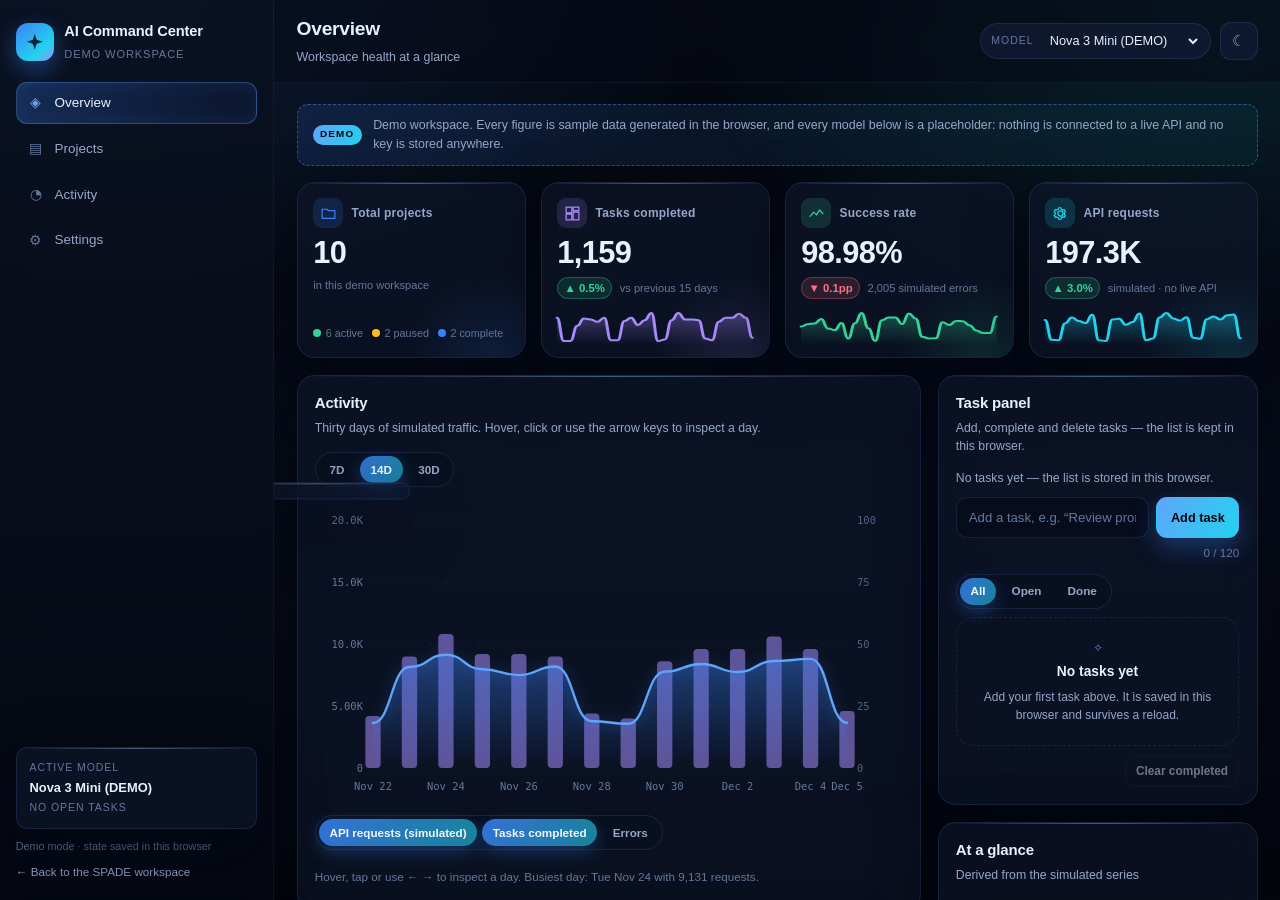
<file: static/command-center.html>
<!DOCTYPE html>
<html lang="en" data-theme="dark" data-motion="full">
<head>
<meta charset="utf-8" />
<meta name="viewport" content="width=device-width, initial-scale=1" />
<title>AI Command Center — demo workspace</title>
<meta name="description" content="Demo command centre for AI project telemetry, tasks and model routing. Sample data only, no live API." />
<meta name="color-scheme" content="dark light" />
<link rel="stylesheet" href="/static/css/command-center.css" />
<link rel="icon" href="data:image/svg+xml,%3Csvg xmlns='http://www.w3.org/2000/svg' viewBox='0 0 32 32'%3E%3Crect width='32' height='32' rx='8' fill='%23060b16'/%3E%3Cpath d='M16 6l3.2 6.8L26 16l-6.8 3.2L16 26l-3.2-6.8L6 16l6.8-3.2z' fill='%233b82f6'/%3E%3C/svg%3E" />
<script>
  // Apply the stored theme before first paint so there is no flash of the wrong
  // palette. Read-only: the module in main.js owns the state afterwards.
  (function () {
    try {
      var prefs = JSON.parse(localStorage.getItem('cc.preferences.v1') || '{}');
      var theme = prefs.theme === 'system'
        ? (window.matchMedia && window.matchMedia('(prefers-color-scheme: light)').matches ? 'light' : 'dark')
        : prefs.theme;
      if (theme === 'light' || theme === 'dark') document.documentElement.dataset.theme = theme;
      if (prefs.motion === 'reduced') document.documentElement.dataset.motion = 'reduced';
    } catch (error) {
      /* storage unavailable: keep the dark default */
    }
  })();
</script>
</head>
<body>

<div class="cc-app">
  <div class="cc-scrim" id="cc-scrim" hidden></div>

  <aside class="cc-sidebar" id="cc-sidebar" aria-label="Sections">
    <div class="cc-brand">
      <span class="cc-brand-mark" aria-hidden="true"></span>
      <div>
        <strong>AI Command Center</strong>
        <small>Demo workspace</small>
      </div>
    </div>

    <nav class="cc-nav" id="cc-nav" aria-label="Main">
      <a class="cc-nav-item" href="#/overview" data-view="overview">
        <span class="cc-nav-ico" aria-hidden="true">◈</span>
        <span class="cc-nav-text">Overview</span>
      </a>
      <a class="cc-nav-item" href="#/projects" data-view="projects">
        <span class="cc-nav-ico" aria-hidden="true">▤</span>
        <span class="cc-nav-text">Projects</span>
      </a>
      <a class="cc-nav-item" href="#/activity" data-view="activity">
        <span class="cc-nav-ico" aria-hidden="true">◔</span>
        <span class="cc-nav-text">Activity</span>
      </a>
      <a class="cc-nav-item" href="#/settings" data-view="settings">
        <span class="cc-nav-ico" aria-hidden="true">⚙</span>
        <span class="cc-nav-text">Settings</span>
      </a>
    </nav>

    <div class="cc-sidebar-foot">
      <div class="cc-side-card glass">
        <span class="cc-side-label">Active model</span>
        <strong id="cc-active-model">Nova 3 Mini (DEMO)</strong>
        <span class="cc-side-label" id="cc-side-tasks">no open tasks</span>
      </div>
      <p class="cc-side-note" id="cc-storage-note">Demo mode · state saved in this browser</p>
      <a class="cc-side-link" href="/">← Back to the SPADE workspace</a>
    </div>
  </aside>

  <main class="cc-main">
    <header class="cc-topbar">
      <button class="cc-icon-btn cc-burger" id="cc-burger" type="button" aria-label="Toggle navigation" aria-expanded="false" aria-controls="cc-sidebar">☰</button>
      <div class="cc-titles">
        <h1 id="cc-view-title">Overview</h1>
        <p id="cc-view-sub" class="cc-muted">Workspace health at a glance</p>
      </div>
      <div class="cc-topbar-actions">
        <label class="cc-model-picker" for="cc-model">
          <span class="cc-model-picker-label">Model</span>
          <select id="cc-model" aria-label="Select the demo model"></select>
        </label>
        <button class="cc-icon-btn" id="cc-theme" type="button" aria-label="Switch theme" title="Switch theme">
          <span id="cc-theme-icon" aria-hidden="true">☾</span>
        </button>
      </div>
    </header>

    <div class="cc-main-body">
      <section class="cc-view" id="cc-view" aria-live="polite"></section>
    </div>
  </main>
</div>

<div class="cc-toasts" id="toasts" aria-live="polite"></div>

<script type="module" src="/static/js/command-center/main.js"></script>
</body>
</html>
</file>
<file: static/css/command-center.css>
/* AI Command Center — dark futuristic workspace built on the existing FastAPI app.
   Separate stylesheet so the SPADE interface in app.css is untouched. */

:root {
  --cc-bg: #04060d;
  --cc-bg-2: #070c18;
  --cc-glass: rgba(15, 24, 43, 0.62);
  --cc-glass-strong: rgba(18, 28, 50, 0.82);
  --cc-line: rgba(96, 140, 220, 0.16);
  --cc-line-soft: rgba(96, 140, 220, 0.09);

  --cc-blue: #3b82f6;
  --cc-blue-bright: #60a5fa;
  --cc-cyan: #22d3ee;
  --cc-violet: #a78bfa;
  --cc-green: #34d399;
  --cc-amber: #fbbf24;
  --cc-red: #fb7185;

  --cc-text: #e9f0ff;
  --cc-dim: #94a7c9;
  --cc-faint: #64789c;

  --cc-radius: 18px;
  --cc-radius-sm: 11px;
  --cc-shadow: 0 24px 60px rgba(2, 6, 18, 0.55);
  --cc-sans: "Inter", -apple-system, BlinkMacSystemFont, "Segoe UI", Roboto, Helvetica, Arial, sans-serif;
  --cc-mono: ui-monospace, "SF Mono", "Cascadia Mono", "JetBrains Mono", Consolas, monospace;
  --cc-sidebar: 274px;
}

[data-theme="light"] {
  --cc-bg: #eef2fa;
  --cc-bg-2: #f7f9fe;
  --cc-glass: rgba(255, 255, 255, 0.72);
  --cc-glass-strong: rgba(255, 255, 255, 0.88);
  --cc-line: rgba(28, 62, 124, 0.14);
  --cc-line-soft: rgba(28, 62, 124, 0.08);

  --cc-blue: #2563eb;
  --cc-blue-bright: #1d4ed8;
  --cc-cyan: #0891b2;
  --cc-violet: #7c3aed;
  --cc-green: #059669;
  --cc-amber: #b45309;
  --cc-red: #e11d48;

  --cc-text: #0d1b33;
  --cc-dim: #4c6084;
  --cc-faint: #7688a8;
  --cc-shadow: 0 20px 48px rgba(23, 45, 92, 0.14);
}

* { box-sizing: border-box; }

html, body {
  margin: 0;
  height: 100%;
  background: var(--cc-bg);
  color: var(--cc-text);
  font-family: var(--cc-sans);
  font-size: 15px;
  line-height: 1.5;
  -webkit-font-smoothing: antialiased;
}

body {
  background-image:
    radial-gradient(1100px 620px at 8% -10%, rgba(59, 130, 246, 0.22), transparent 62%),
    radial-gradient(900px 520px at 96% 2%, rgba(34, 211, 238, 0.13), transparent 60%),
    linear-gradient(180deg, var(--cc-bg) 0%, var(--cc-bg-2) 55%, var(--cc-bg) 100%);
  background-attachment: fixed;
}

h1, h2, h3, h4 { margin: 0 0 0.3rem; font-weight: 640; letter-spacing: -0.012em; }
h1 { font-size: 1.28rem; }
h3 { font-size: 1.02rem; }
h4 { font-size: 0.92rem; }
p { margin: 0 0 0.55rem; }
a { color: var(--cc-blue-bright); text-decoration: none; }
a:hover { text-decoration: underline; }
button, input, select { font: inherit; color: inherit; }

.cc-muted { color: var(--cc-dim); font-size: 0.83rem; margin: 0; }
.cc-hint { color: var(--cc-faint); font-size: 0.78rem; margin: 0; }
.cc-note { color: var(--cc-faint); font-size: 0.78rem; line-height: 1.5; margin: 0.5rem 0 0; }
.cc-note-wide { max-width: 76ch; margin-top: 1.2rem; }

/* ----------------------------------------------------------- glass surface */

.glass {
  position: relative;
  background: var(--cc-glass);
  border: 1px solid var(--cc-line);
  border-radius: var(--cc-radius);
  box-shadow: var(--cc-shadow);
  backdrop-filter: blur(18px) saturate(130%);
  -webkit-backdrop-filter: blur(18px) saturate(130%);
}

.glass::before {
  content: "";
  position: absolute;
  inset: 0 0 auto 0;
  height: 1px;
  background: linear-gradient(90deg, transparent, rgba(147, 197, 253, 0.42), transparent);
  pointer-events: none;
}

/* ------------------------------------------------------------------ layout */

.cc-app {
  display: grid;
  grid-template-columns: var(--cc-sidebar) minmax(0, 1fr);
  grid-template-rows: minmax(0, 1fr);
  height: 100vh;
  overflow: hidden;
}

.cc-scrim {
  position: fixed;
  inset: 0;
  background: rgba(3, 7, 16, 0.62);
  backdrop-filter: blur(2px);
  z-index: 40;
}

/* ----------------------------------------------------------------- sidebar */

.cc-sidebar {
  display: flex;
  flex-direction: column;
  gap: 1.2rem;
  padding: 1.3rem 1.05rem;
  border-right: 1px solid var(--cc-line-soft);
  background: linear-gradient(180deg, rgba(10, 17, 32, 0.86), rgba(5, 9, 20, 0.72));
  backdrop-filter: blur(14px);
  z-index: 45;
}

[data-theme="light"] .cc-sidebar {
  background: linear-gradient(180deg, rgba(255, 255, 255, 0.86), rgba(244, 247, 253, 0.72));
}

.cc-brand { display: flex; align-items: center; gap: 0.7rem; }
.cc-brand strong { display: block; font-size: 0.98rem; letter-spacing: -0.01em; }
.cc-brand small { color: var(--cc-faint); font-size: 0.74rem; letter-spacing: 0.08em; text-transform: uppercase; }

.cc-brand-mark {
  width: 38px;
  height: 38px;
  border-radius: 12px;
  background: linear-gradient(140deg, var(--cc-blue), var(--cc-cyan) 70%, var(--cc-violet));
  box-shadow: 0 8px 22px rgba(59, 130, 246, 0.42);
  position: relative;
  flex: none;
}

.cc-brand-mark::after {
  content: "";
  position: absolute;
  inset: 11px;
  border-radius: 4px;
  background: rgba(4, 8, 18, 0.82);
  clip-path: polygon(50% 0, 62% 38%, 100% 50%, 62% 62%, 50% 100%, 38% 62%, 0 50%, 38% 38%);
}

.cc-nav { display: flex; flex-direction: column; gap: 0.26rem; }

.cc-nav-item {
  display: flex;
  align-items: center;
  gap: 0.7rem;
  padding: 0.62rem 0.72rem;
  border-radius: var(--cc-radius-sm);
  color: var(--cc-dim);
  font-size: 0.9rem;
  font-weight: 520;
  border: 1px solid transparent;
  transition: background 180ms ease, color 180ms ease, border-color 180ms ease, transform 180ms ease;
}

.cc-nav-item:hover { background: rgba(96, 140, 220, 0.1); color: var(--cc-text); text-decoration: none; transform: translateX(2px); }

.cc-nav-item.is-active {
  color: var(--cc-text);
  background: linear-gradient(90deg, rgba(59, 130, 246, 0.24), rgba(59, 130, 246, 0.05));
  border-color: rgba(96, 165, 250, 0.34);
  box-shadow: inset 0 0 24px rgba(59, 130, 246, 0.12);
}

.cc-nav-item.is-active .cc-nav-ico { color: var(--cc-blue-bright); }
.cc-nav-ico { width: 1.1rem; text-align: center; font-size: 0.95rem; color: var(--cc-faint); transition: color 180ms ease; }

.cc-sidebar-foot { margin-top: auto; display: flex; flex-direction: column; gap: 0.6rem; }

.cc-side-card { padding: 0.8rem 0.85rem; display: flex; flex-direction: column; gap: 0.18rem; border-radius: var(--cc-radius-sm); }
.cc-side-card strong { font-size: 0.86rem; font-weight: 600; }
.cc-side-label { color: var(--cc-faint); font-size: 0.7rem; letter-spacing: 0.09em; text-transform: uppercase; }
.cc-side-note { color: var(--cc-faint); font-size: 0.72rem; margin: 0; }
.cc-side-link { color: var(--cc-dim); font-size: 0.78rem; }
.cc-side-link:hover { color: var(--cc-blue-bright); text-decoration: none; }

/* ------------------------------------------------------------------ topbar */

.cc-main { display: flex; flex-direction: column; min-width: 0; min-height: 0; }

.cc-topbar {
  display: flex;
  align-items: center;
  gap: 1rem;
  padding: 1rem 1.5rem;
  border-bottom: 1px solid var(--cc-line-soft);
  background: rgba(6, 10, 22, 0.55);
  backdrop-filter: blur(14px);
}

[data-theme="light"] .cc-topbar { background: rgba(255, 255, 255, 0.6); }

.cc-titles { flex: 1; min-width: 0; }
.cc-titles p { margin: 0; }
.cc-topbar-actions { display: flex; align-items: center; gap: 0.6rem; min-width: 0; flex: 0 1 auto; }

.cc-model-picker {
  display: flex;
  align-items: center;
  gap: 0.5rem;
  min-width: 0;
  padding: 0.3rem 0.55rem 0.3rem 0.7rem;
  border-radius: 999px;
  border: 1px solid var(--cc-line);
  background: var(--cc-glass-strong);
}

.cc-model-picker-label { color: var(--cc-faint); font-size: 0.7rem; letter-spacing: 0.1em; text-transform: uppercase; }

.cc-select,
.cc-model-picker select {
  background: transparent;
  border: 0;
  color: var(--cc-text);
  font-size: 0.85rem;
  padding: 0.24rem 0.3rem;
  border-radius: 8px;
  cursor: pointer;
}

.cc-model-picker select { max-width: 12rem; min-width: 0; }

.cc-select { border: 1px solid var(--cc-line); background: var(--cc-glass-strong); padding: 0.45rem 0.6rem; }
.cc-select option, .cc-model-picker option { background: #0b1220; color: #e9f0ff; }
[data-theme="light"] .cc-select option, [data-theme="light"] .cc-model-picker option { background: #ffffff; color: #0d1b33; }

.cc-icon-btn {
  width: 38px;
  height: 38px;
  display: inline-flex;
  align-items: center;
  justify-content: center;
  border-radius: 11px;
  border: 1px solid var(--cc-line);
  background: var(--cc-glass-strong);
  color: var(--cc-dim);
  cursor: pointer;
  transition: color 160ms ease, border-color 160ms ease, transform 160ms ease, background 160ms ease;
}

.cc-icon-btn:hover { color: var(--cc-text); border-color: rgba(96, 165, 250, 0.5); transform: translateY(-1px); }
.cc-icon-btn:focus-visible, .cc-chip:focus-visible, .cc-btn:focus-visible, .cc-input:focus-visible,
.cc-nav-item:focus-visible, .cc-chart-svg:focus-visible, .cc-routing-item:focus-visible {
  outline: 2px solid var(--cc-blue-bright);
  outline-offset: 2px;
}
.cc-icon-btn-sm { width: 30px; height: 30px; border-radius: 9px; font-size: 0.8rem; }

.cc-burger { display: none; }

.cc-main-body { flex: 1; min-height: 0; overflow-y: auto; overflow-x: hidden; padding: 1.4rem 1.5rem 2.6rem; scrollbar-width: thin; }
.cc-main-body::-webkit-scrollbar { width: 9px; }
.cc-main-body::-webkit-scrollbar-thumb { background: rgba(96, 140, 220, 0.24); border-radius: 999px; }

.cc-view { display: flex; flex-direction: column; gap: 1.1rem; max-width: 1480px; margin: 0 auto; }
.cc-view.is-entering > * { animation: cc-rise 420ms cubic-bezier(0.22, 0.8, 0.3, 1) both; }
.cc-view.is-entering > *:nth-child(2) { animation-delay: 60ms; }
.cc-view.is-entering > *:nth-child(3) { animation-delay: 120ms; }
.cc-view.is-entering > *:nth-child(4) { animation-delay: 180ms; }

@keyframes cc-rise {
  from { opacity: 0; transform: translateY(14px); }
  to { opacity: 1; transform: none; }
}

/* ------------------------------------------------------------------ notice */

.cc-notice {
  display: flex;
  align-items: flex-start;
  gap: 0.75rem;
  padding: 0.75rem 1rem;
  border-radius: var(--cc-radius-sm);
  border: 1px dashed rgba(96, 165, 250, 0.4);
  background: linear-gradient(90deg, rgba(59, 130, 246, 0.14), rgba(34, 211, 238, 0.05));
}

.cc-notice p { margin: 0; color: var(--cc-dim); font-size: 0.83rem; }

.cc-notice-tag {
  flex: none;
  align-self: center;
  padding: 0.16rem 0.5rem;
  border-radius: 999px;
  font-size: 0.66rem;
  letter-spacing: 0.12em;
  text-transform: uppercase;
  font-weight: 700;
  color: #04060d;
  background: linear-gradient(120deg, var(--cc-blue-bright), var(--cc-cyan));
}

/* ------------------------------------------------------------------- stats */

.cc-stats { display: grid; gap: 1rem; grid-template-columns: repeat(auto-fit, minmax(224px, 1fr)); }

.cc-stat {
  padding: 1rem 1.05rem 0.85rem;
  display: flex;
  flex-direction: column;
  gap: 0.5rem;
  overflow: hidden;
  transition: transform 220ms ease, border-color 220ms ease;
}

.cc-stat:hover { transform: translateY(-3px); border-color: rgba(96, 165, 250, 0.34); }

.cc-stat::after {
  content: "";
  position: absolute;
  inset: auto -30% -60% auto;
  width: 190px;
  height: 190px;
  border-radius: 50%;
  background: radial-gradient(circle, currentColor 0%, transparent 68%);
  opacity: 0.14;
  pointer-events: none;
}

.cc-stat.tone-blue { color: var(--cc-blue); }
.cc-stat.tone-violet { color: var(--cc-violet); }
.cc-stat.tone-green { color: var(--cc-green); }
.cc-stat.tone-cyan { color: var(--cc-cyan); }

.cc-stat-head { display: flex; align-items: center; gap: 0.55rem; }
.cc-stat-icon { width: 30px; height: 30px; display: inline-flex; align-items: center; justify-content: center; border-radius: 9px; background: color-mix(in srgb, currentColor 16%, transparent); color: inherit; }
.cc-ico { width: 17px; height: 17px; fill: none; stroke: currentColor; stroke-width: 1.7; stroke-linejoin: round; stroke-linecap: round; }

.cc-stat-label { color: var(--cc-dim); font-size: 0.8rem; font-weight: 560; letter-spacing: 0.02em; }

.cc-stat-value { font-size: 2.05rem; font-weight: 680; line-height: 1.1; color: var(--cc-text); letter-spacing: -0.02em; font-variant-numeric: tabular-nums; }

.cc-stat-meta { display: flex; align-items: baseline; gap: 0.5rem; flex-wrap: wrap; }
.cc-stat-note { color: var(--cc-faint); font-size: 0.74rem; }

.cc-delta { font-size: 0.76rem; font-weight: 640; padding: 0.1rem 0.42rem; border-radius: 999px; border: 1px solid transparent; }
.cc-delta.is-good { color: var(--cc-green); background: rgba(52, 211, 153, 0.13); border-color: rgba(52, 211, 153, 0.3); }
.cc-delta.is-bad { color: var(--cc-red); background: rgba(251, 113, 133, 0.13); border-color: rgba(251, 113, 133, 0.3); }
.cc-delta.is-flat { color: var(--cc-faint); background: rgba(100, 120, 156, 0.14); border-color: var(--cc-line); }

.cc-stat-spark { margin-top: auto; height: 38px; color: var(--cc-blue-bright); }
.cc-stat.tone-violet .cc-stat-spark { color: var(--cc-violet); }
.cc-stat.tone-green .cc-stat-spark { color: var(--cc-green); }
.cc-stat.tone-cyan .cc-stat-spark { color: var(--cc-cyan); }

.cc-spark { width: 100%; height: 100%; display: block; overflow: visible; }
.cc-spark-line { fill: none; stroke: currentColor; stroke-width: 2; stroke-linecap: round; }

.cc-status-bar { margin-top: 0.35rem; display: flex; flex-direction: column; gap: 0.4rem; }
.cc-status-bar > .cc-status-seg { height: 7px; border-radius: 999px; }
.cc-status-bar { flex-direction: column; }
.cc-status-seg.is-good { background: linear-gradient(90deg, var(--cc-green), rgba(52, 211, 153, 0.55)); }
.cc-status-seg.is-warn { background: linear-gradient(90deg, var(--cc-amber), rgba(251, 191, 36, 0.5)); }
.cc-status-seg.is-info { background: linear-gradient(90deg, var(--cc-blue), rgba(59, 130, 246, 0.45)); }

.cc-status-bar { position: relative; }
.cc-status-legend { display: flex; gap: 0.6rem; flex-wrap: wrap; }
.cc-status-legend span { display: inline-flex; align-items: center; gap: 0.3rem; color: var(--cc-faint); font-size: 0.72rem; }
.cc-dot-mark { width: 8px; height: 8px; border-radius: 50%; background: currentColor; display: inline-block; flex: none; }
.cc-dot-mark.is-good { color: var(--cc-green); }
.cc-dot-mark.is-warn { color: var(--cc-amber); }
.cc-dot-mark.is-info { color: var(--cc-blue); }

/* ---------------------------------------------------------------- columns */

.cc-columns { display: grid; gap: 1.1rem; grid-template-columns: minmax(0, 2.05fr) minmax(320px, 1fr); align-items: start; }
.cc-col-main, .cc-col-side { display: flex; flex-direction: column; gap: 1.1rem; min-width: 0; }

/* ----------------------------------------------------------------- panels */

.cc-panel { padding: 1.05rem 1.15rem 1.15rem; }
.cc-panel-head { display: flex; align-items: flex-start; justify-content: space-between; gap: 1rem; margin-bottom: 0.9rem; flex-wrap: wrap; }
.cc-panel-title { font-size: 1rem; }
.cc-panel-sub { margin: 0; color: var(--cc-dim); font-size: 0.82rem; }
.cc-panel-actions, .cc-panel-controls { display: flex; align-items: center; gap: 0.55rem; flex-wrap: wrap; }

/* ------------------------------------------------------------------ chips */

.cc-chips { display: inline-flex; gap: 0.3rem; padding: 0.2rem; border-radius: 999px; border: 1px solid var(--cc-line); background: rgba(9, 15, 28, 0.5); flex-wrap: wrap; }
[data-theme="light"] .cc-chips { background: rgba(255, 255, 255, 0.7); }

.cc-chip {
  border: 0;
  background: transparent;
  color: var(--cc-dim);
  font-size: 0.78rem;
  font-weight: 560;
  padding: 0.3rem 0.72rem;
  border-radius: 999px;
  cursor: pointer;
  transition: background 160ms ease, color 160ms ease;
  white-space: nowrap;
}

.cc-chip:hover { color: var(--cc-text); background: rgba(96, 140, 220, 0.14); }

.cc-chip.is-active {
  color: #f2f7ff;
  background: linear-gradient(120deg, rgba(59, 130, 246, 0.85), rgba(34, 211, 238, 0.6));
  box-shadow: 0 6px 18px rgba(59, 130, 246, 0.32);
}

/* --------------------------------------------------------------- controls */

.cc-btn {
  border: 1px solid var(--cc-line);
  background: var(--cc-glass-strong);
  color: var(--cc-text);
  padding: 0.5rem 0.9rem;
  border-radius: var(--cc-radius-sm);
  font-size: 0.85rem;
  font-weight: 580;
  cursor: pointer;
  transition: transform 160ms ease, border-color 160ms ease, background 160ms ease, opacity 160ms ease;
}

.cc-btn:hover:not(:disabled) { transform: translateY(-1px); border-color: rgba(96, 165, 250, 0.5); }
.cc-btn:disabled { opacity: 0.45; cursor: not-allowed; }
.cc-btn-sm { padding: 0.36rem 0.68rem; font-size: 0.79rem; }
.cc-btn-ghost { background: transparent; }
.cc-btn-primary {
  border-color: transparent;
  color: #04060d;
  background: linear-gradient(120deg, var(--cc-blue-bright), var(--cc-cyan));
  box-shadow: 0 10px 24px rgba(59, 130, 246, 0.34);
}
.cc-btn-primary:hover:not(:disabled) { filter: brightness(1.06); }
.cc-btn-danger { color: var(--cc-red); border-color: rgba(251, 113, 133, 0.36); }

.cc-input {
  width: 100%;
  padding: 0.62rem 0.8rem;
  border-radius: var(--cc-radius-sm);
  border: 1px solid var(--cc-line);
  background: rgba(6, 11, 22, 0.6);
  color: var(--cc-text);
  font-size: 0.88rem;
  transition: border-color 160ms ease, box-shadow 160ms ease;
}

[data-theme="light"] .cc-input { background: rgba(255, 255, 255, 0.9); }
.cc-input::placeholder { color: var(--cc-faint); }
.cc-input:focus { outline: none; border-color: rgba(96, 165, 250, 0.6); box-shadow: 0 0 0 3px rgba(59, 130, 246, 0.18); }
.cc-input.has-error { border-color: var(--cc-red); box-shadow: 0 0 0 3px rgba(251, 113, 133, 0.16); }
.cc-input-search { max-width: 340px; }

.cc-field { display: flex; flex-direction: column; gap: 0.35rem; margin-bottom: 0.7rem; }
.cc-field > span { color: var(--cc-faint); font-size: 0.72rem; letter-spacing: 0.09em; text-transform: uppercase; }

/* ------------------------------------------------------------------ chart */

.cc-chart { position: relative; width: 100%; min-height: 304px; }
.cc-chart-svg { display: block; width: 100%; height: auto; }
.cc-chart-svg:focus-visible { border-radius: 12px; }

.cc-grid { stroke: var(--cc-line-soft); stroke-width: 1; stroke-dasharray: 3 5; }
.cc-axis { fill: var(--cc-faint); font-size: 10.5px; font-family: var(--cc-mono); }
.cc-axis-right { opacity: 0.78; }

.cc-bar { fill: rgba(167, 139, 250, 0.55); transform-box: fill-box; transform-origin: bottom; animation: cc-bar-grow 520ms cubic-bezier(0.22, 0.8, 0.3, 1) both; }
.cc-line { stroke: var(--cc-blue-bright); stroke-width: 2.4; stroke-linejoin: round; stroke-linecap: round; filter: drop-shadow(0 0 7px rgba(59, 130, 246, 0.5)); }
.cc-line-errors { stroke: var(--cc-amber); stroke-width: 1.5; stroke-dasharray: 4 4; opacity: 0.85; }

.cc-guide { stroke: rgba(147, 197, 253, 0.5); stroke-width: 1; stroke-dasharray: 3 4; }
.cc-dot { fill: var(--cc-bg); stroke: var(--cc-blue-bright); stroke-width: 2.5; }
.cc-dot-task { stroke: var(--cc-violet); }
.cc-pin { fill: rgba(96, 165, 250, 0.16); stroke: var(--cc-blue-bright); stroke-width: 1; }
.cc-overlay { cursor: crosshair; }

@keyframes cc-bar-grow { from { transform: scaleY(0); } to { transform: scaleY(1); } }
@keyframes cc-draw { to { stroke-dashoffset: 0; } }

.cc-chart-tip {
  position: absolute;
  transform: translate(-50%, -104%);
  padding: 0.5rem 0.7rem;
  display: flex;
  flex-direction: column;
  gap: 0.16rem;
  font-size: 0.75rem;
  pointer-events: none;
  z-index: 3;
  border-radius: 12px;
  min-width: 190px;
}

.cc-chart-tip.is-below { transform: translate(-50%, 14px); }
.cc-chart-tip strong { font-size: 0.78rem; }
.cc-chart-tip span { display: flex; align-items: center; gap: 0.35rem; color: var(--cc-dim); }
.cc-k { width: 8px; height: 8px; border-radius: 50%; display: inline-block; flex: none; }
.cc-k-blue { background: var(--cc-blue-bright); }
.cc-k-violet { background: var(--cc-violet); }
.cc-k-amber { background: var(--cc-amber); }

.cc-legend { margin-top: 0.75rem; }
.cc-chart-detail { margin-top: 0.75rem; display: flex; align-items: center; gap: 0.7rem; flex-wrap: wrap; font-size: 0.8rem; color: var(--cc-dim); min-height: 32px; }
.cc-detail-pin { color: #04060d; background: var(--cc-cyan); border-radius: 999px; padding: 0.08rem 0.45rem; font-size: 0.64rem; text-transform: uppercase; letter-spacing: 0.1em; font-weight: 700; }

/* ------------------------------------------------------------------ tasks */

.cc-task-summary { margin: 0 0 0.65rem; }
.cc-task-row { display: flex; gap: 0.5rem; align-items: stretch; }
.cc-task-row .cc-input { flex: 1; }
.cc-task-below { display: flex; justify-content: space-between; gap: 0.6rem; margin-top: 0.4rem; min-height: 1.05rem; }
.cc-task-error { color: var(--cc-red); font-size: 0.78rem; margin: 0; }
.cc-task-filters { margin: 0.85rem 0 0.55rem; }

.cc-task-list { list-style: none; margin: 0; padding: 0; display: flex; flex-direction: column; gap: 0.45rem; max-height: 336px; overflow-y: auto; }

.cc-task {
  display: flex;
  align-items: flex-start;
  gap: 0.6rem;
  padding: 0.58rem 0.65rem;
  border-radius: var(--cc-radius-sm);
  border: 1px solid var(--cc-line-soft);
  background: rgba(9, 15, 28, 0.42);
  animation: cc-rise 260ms ease both;
}

[data-theme="light"] .cc-task { background: rgba(255, 255, 255, 0.72); }
.cc-task.is-done .cc-task-title { color: var(--cc-faint); text-decoration: line-through; }

.cc-checkbox { position: relative; display: inline-flex; cursor: pointer; margin-top: 0.15rem; }
.cc-checkbox input { position: absolute; inset: 0; opacity: 0; margin: 0; cursor: pointer; }
.cc-checkbox-box { width: 19px; height: 19px; border-radius: 6px; border: 1.6px solid rgba(120, 160, 220, 0.55); position: relative; transition: background 160ms ease, border-color 160ms ease; }
.cc-checkbox input:checked + .cc-checkbox-box { background: linear-gradient(120deg, var(--cc-blue), var(--cc-cyan)); border-color: transparent; }
.cc-checkbox input:checked + .cc-checkbox-box::after { content: "✓"; position: absolute; inset: 0; display: grid; place-items: center; font-size: 0.72rem; font-weight: 800; color: #04060d; }
.cc-checkbox input:focus-visible + .cc-checkbox-box { outline: 2px solid var(--cc-blue-bright); outline-offset: 2px; }

.cc-task-body { flex: 1; min-width: 0; display: flex; flex-direction: column; gap: 0.2rem; }
.cc-task-title { font-size: 0.87rem; overflow-wrap: anywhere; }
.cc-task-meta { display: flex; align-items: center; gap: 0.45rem; flex-wrap: wrap; color: var(--cc-faint); font-size: 0.73rem; }
.cc-task-delete { color: var(--cc-faint); }
.cc-task-delete:hover { color: var(--cc-red); border-color: rgba(251, 113, 133, 0.4); }
.cc-task-foot { margin-top: 0.7rem; display: flex; justify-content: flex-end; }

/* ------------------------------------------------------------ empty state */

.cc-empty {
  display: flex;
  flex-direction: column;
  align-items: center;
  text-align: center;
  gap: 0.35rem;
  padding: 2.1rem 1.2rem;
  border-radius: var(--cc-radius);
  border: 1px dashed var(--cc-line);
  color: var(--cc-dim);
  list-style: none;
}

.cc-empty-sm { padding: 1.4rem 1rem; }
.cc-empty strong { color: var(--cc-text); font-size: 0.92rem; }
.cc-empty span { font-size: 0.8rem; max-width: 44ch; }
.cc-empty-mark { font-size: 1.55rem; color: var(--cc-blue-bright); opacity: 0.85; }
.cc-empty .cc-btn { margin-top: 0.5rem; }

/* -------------------------------------------------------------- model chip */

.cc-model-chip {
  display: inline-flex;
  align-items: center;
  gap: 0.35rem;
  padding: 0.14rem 0.5rem;
  border-radius: 999px;
  border: 1px solid var(--cc-line);
  background: rgba(9, 15, 28, 0.5);
  font-size: 0.72rem;
  font-weight: 560;
  color: var(--cc-text);
  white-space: nowrap;
}

[data-theme="light"] .cc-model-chip { background: rgba(255, 255, 255, 0.8); }
.cc-model-chip em { font-style: normal; font-size: 0.59rem; letter-spacing: 0.09em; font-weight: 700; color: #04060d; background: var(--cc-cyan); border-radius: 999px; padding: 0.04rem 0.28rem; }
.cc-model-chip.tone-blue .cc-dot-mark { color: var(--cc-blue); }
.cc-model-chip.tone-violet .cc-dot-mark { color: var(--cc-violet); }
.cc-model-chip.tone-cyan .cc-dot-mark { color: var(--cc-cyan); }
.cc-model-chip.tone-green .cc-dot-mark { color: var(--cc-green); }

/* ----------------------------------------------------------- model routing */

.cc-routing { display: grid; gap: 0.9rem; }
.cc-routing-selected { display: flex; flex-direction: column; gap: 0.5rem; padding: 0.85rem; border-radius: var(--cc-radius-sm); border: 1px solid var(--cc-line-soft); background: rgba(10, 17, 32, 0.45); }
[data-theme="light"] .cc-routing-selected { background: rgba(255, 255, 255, 0.72); }
.cc-routing-inline { margin-top: 0.4rem; }
.cc-routing-selected .cc-model-chip { align-self: flex-start; }
.cc-routing-selected .cc-btn { align-self: flex-start; }

.cc-specs { display: grid; gap: 0.4rem; grid-template-columns: repeat(auto-fit, minmax(126px, 1fr)); margin: 0; }
.cc-specs dt { color: var(--cc-faint); font-size: 0.67rem; text-transform: uppercase; letter-spacing: 0.09em; }
.cc-specs dd { margin: 0; font-size: 0.82rem; }

.cc-routing-list { display: grid; gap: 0.45rem; grid-template-columns: repeat(auto-fit, minmax(210px, 1fr)); }

.cc-routing-item {
  display: flex;
  flex-direction: column;
  align-items: flex-start;
  gap: 0.3rem;
  padding: 0.6rem 0.7rem;
  border-radius: var(--cc-radius-sm);
  border: 1px solid var(--cc-line-soft);
  background: rgba(9, 15, 28, 0.4);
  text-align: left;
  cursor: pointer;
  transition: border-color 160ms ease, background 160ms ease, transform 160ms ease;
}

[data-theme="light"] .cc-routing-item { background: rgba(255, 255, 255, 0.72); }
.cc-routing-item:hover { transform: translateY(-2px); border-color: rgba(96, 165, 250, 0.42); }
.cc-routing-item.is-active { border-color: rgba(96, 165, 250, 0.55); background: rgba(59, 130, 246, 0.13); }
.cc-routing-name { font-size: 0.86rem; font-weight: 560; }
.cc-routing-meta { color: var(--cc-faint); font-size: 0.72rem; }

/* ------------------------------------------------------------------ facts */

.cc-facts { display: grid; gap: 0.5rem; margin: 0; }
.cc-facts > div { display: flex; justify-content: space-between; gap: 0.8rem; padding-bottom: 0.42rem; border-bottom: 1px dashed var(--cc-line-soft); font-size: 0.82rem; }
.cc-facts dt { color: var(--cc-dim); }
.cc-facts dd { margin: 0; font-weight: 560; text-align: right; }
.cc-facts-inline { grid-template-columns: repeat(auto-fit, minmax(178px, 1fr)); gap: 0.6rem; }
.cc-facts-inline > div {
  flex-direction: column;
  align-items: flex-start;
  gap: 0.15rem;
  padding: 0.5rem 0.65rem;
  border: 1px solid var(--cc-line-soft);
  border-bottom-style: solid;
  border-radius: var(--cc-radius-sm);
  background: rgba(9, 15, 28, 0.35);
}
[data-theme="light"] .cc-facts-inline > div { background: rgba(255, 255, 255, 0.7); }
.cc-facts-inline dd { text-align: left; }

/* --------------------------------------------------------------- projects */

.cc-projects { display: grid; gap: 1rem; grid-template-columns: repeat(auto-fit, minmax(336px, 1fr)); }

.cc-project { padding: 1rem 1.05rem; display: flex; flex-direction: column; gap: 0.7rem; transition: transform 220ms ease, border-color 220ms ease; }
.cc-project:hover { transform: translateY(-3px); border-color: rgba(96, 165, 250, 0.32); }
.cc-project-head { display: flex; align-items: flex-start; justify-content: space-between; gap: 0.8rem; }
.cc-project-head h3 { font-size: 0.98rem; }
.cc-project-head p { margin: 0.25rem 0 0; }

.cc-progress { height: 8px; border-radius: 999px; background: rgba(96, 140, 220, 0.16); overflow: hidden; }
.cc-progress-fill { display: block; height: 100%; border-radius: 999px; background: linear-gradient(90deg, var(--cc-blue), var(--cc-cyan)); transform-origin: left; animation: cc-progress 760ms cubic-bezier(0.22, 0.8, 0.3, 1) both; }
@keyframes cc-progress { from { transform: scaleX(0); } to { transform: scaleX(1); } }

.cc-project-stats { display: flex; gap: 1rem; flex-wrap: wrap; color: var(--cc-faint); font-size: 0.76rem; }
.cc-project-stats strong { color: var(--cc-text); font-weight: 620; margin-right: 0.2rem; font-variant-numeric: tabular-nums; }
.cc-project-foot { margin-top: auto; display: flex; align-items: center; justify-content: space-between; gap: 0.6rem; flex-wrap: wrap; }
.cc-project-tags { display: flex; align-items: center; gap: 0.35rem; flex-wrap: wrap; }
.cc-tag { font-size: 0.7rem; color: var(--cc-faint); border: 1px solid var(--cc-line-soft); border-radius: 999px; padding: 0.12rem 0.5rem; }

.cc-badge { flex: none; font-size: 0.69rem; font-weight: 640; letter-spacing: 0.05em; padding: 0.15rem 0.55rem; border-radius: 999px; border: 1px solid transparent; }
.cc-badge.is-good { color: var(--cc-green); background: rgba(52, 211, 153, 0.13); border-color: rgba(52, 211, 153, 0.3); }
.cc-badge.is-warn { color: var(--cc-amber); background: rgba(251, 191, 36, 0.13); border-color: rgba(251, 191, 36, 0.3); }
.cc-badge.is-info { color: var(--cc-blue-bright); background: rgba(59, 130, 246, 0.14); border-color: rgba(96, 165, 250, 0.32); }

.cc-projects-bar { display: flex; align-items: center; gap: 0.7rem; flex-wrap: wrap; }
.cc-projects-bar .cc-hint { margin-left: auto; }

/* --------------------------------------------------------------- activity */

.cc-timeline { display: flex; flex-direction: column; gap: 1.15rem; margin-top: 0.9rem; }
.cc-day-label { display: flex; align-items: center; gap: 0.5rem; margin-bottom: 0.5rem; color: var(--cc-faint); font-size: 0.78rem; letter-spacing: 0.1em; text-transform: uppercase; }
.cc-day-label span { font-family: var(--cc-mono); font-size: 0.68rem; background: rgba(96, 140, 220, 0.14); border-radius: 999px; padding: 0.04rem 0.45rem; }
.cc-event-list { list-style: none; margin: 0; padding: 0 0 0 0.35rem; display: flex; flex-direction: column; gap: 0.5rem; border-left: 1px dashed var(--cc-line); }

.cc-event {
  display: grid;
  grid-template-columns: 30px minmax(0, 1fr) auto;
  gap: 0.6rem;
  align-items: flex-start;
  padding: 0.5rem 0.6rem;
  border-radius: var(--cc-radius-sm);
  border: 1px solid transparent;
  transition: background 160ms ease, border-color 160ms ease;
  animation: cc-rise 300ms ease both;
}

.cc-event:hover { background: rgba(96, 140, 220, 0.08); border-color: var(--cc-line-soft); }
.cc-event-ico { width: 28px; height: 28px; display: grid; place-items: center; border-radius: 9px; font-size: 0.8rem; background: rgba(96, 140, 220, 0.14); color: var(--cc-blue-bright); }
.cc-event.type-task .cc-event-ico { color: var(--cc-green); background: rgba(52, 211, 153, 0.14); }
.cc-event.type-model .cc-event-ico { color: var(--cc-violet); background: rgba(167, 139, 250, 0.14); }
.cc-event.type-system .cc-event-ico { color: var(--cc-dim); background: rgba(100, 120, 156, 0.16); }
.cc-event-body { display: flex; flex-direction: column; gap: 0.12rem; min-width: 0; }
.cc-event-title { font-size: 0.86rem; font-weight: 560; }
.cc-event-detail { color: var(--cc-dim); font-size: 0.78rem; overflow-wrap: anywhere; }
.cc-event-time { color: var(--cc-faint); font-size: 0.72rem; white-space: nowrap; font-family: var(--cc-mono); }

/* --------------------------------------------------------------- settings */

.cc-settings { display: flex; flex-direction: column; gap: 1.1rem; }
.cc-settings-row { display: grid; gap: 1.1rem; grid-template-columns: repeat(auto-fit, minmax(258px, 1fr)); }
.cc-setting { display: flex; flex-direction: column; gap: 0.4rem; }
.cc-setting .cc-chips { align-self: flex-start; }
.cc-actions { display: flex; gap: 0.55rem; flex-wrap: wrap; margin-top: 0.9rem; }

/* ------------------------------------------------------------------ toasts */

.cc-toasts { position: fixed; right: 1.1rem; bottom: 1.1rem; z-index: 90; display: flex; flex-direction: column; gap: 0.5rem; }
.cc-toasts .toast {
  max-width: 320px;
  padding: 0.6rem 0.85rem;
  border-radius: 12px;
  border: 1px solid var(--cc-line);
  background: var(--cc-glass-strong);
  backdrop-filter: blur(16px);
  box-shadow: var(--cc-shadow);
  font-size: 0.82rem;
  animation: cc-rise 320ms ease both;
}
.cc-toasts .toast.ok { border-color: rgba(52, 211, 153, 0.42); }
.cc-toasts .toast.warn { border-color: rgba(251, 191, 36, 0.42); }
[data-theme="light"] .cc-toasts .toast { background: rgba(255, 255, 255, 0.94); }

/* --------------------------------------------------- motion and responsive */

[data-motion="reduced"] *,
[data-motion="reduced"] *::before,
[data-motion="reduced"] *::after { animation: none !important; transition: none !important; }

@media (prefers-reduced-motion: reduce) {
  .cc-view.is-entering > * { animation: none; }
  .cc-nav-item:hover, .cc-stat:hover, .cc-project:hover { transform: none; }
}

@media (max-width: 1180px) {
  .cc-columns { grid-template-columns: minmax(0, 1fr); }
}

@media (max-width: 960px) {
  :root { --cc-sidebar: 268px; }

  .cc-app { grid-template-columns: minmax(0, 1fr); }

  .cc-sidebar {
    position: fixed;
    inset: 0 auto 0 0;
    width: var(--cc-sidebar);
    transform: translateX(-102%);
    transition: transform 260ms cubic-bezier(0.22, 0.8, 0.3, 1);
  }

  .cc-sidebar.is-open { transform: none; }
  .cc-burger { display: inline-flex; }
  .cc-main-body { padding: 1.1rem 1rem 2.4rem; }
}

@media (max-width: 640px) {
  .cc-topbar { padding: 0.85rem 1rem; gap: 0.7rem; flex-wrap: wrap; }
  .cc-titles h1 { font-size: 1.08rem; }
  .cc-titles p { font-size: 0.78rem; }
  .cc-stat-value { font-size: 1.68rem; }
  .cc-task-row { flex-direction: column; }
  .cc-projects-bar .cc-hint { margin-left: 0; }
  .cc-input-search { max-width: none; }
  .cc-model-picker-label { display: none; }
  .cc-chart-detail { gap: 0.5rem; }
}
</file>
